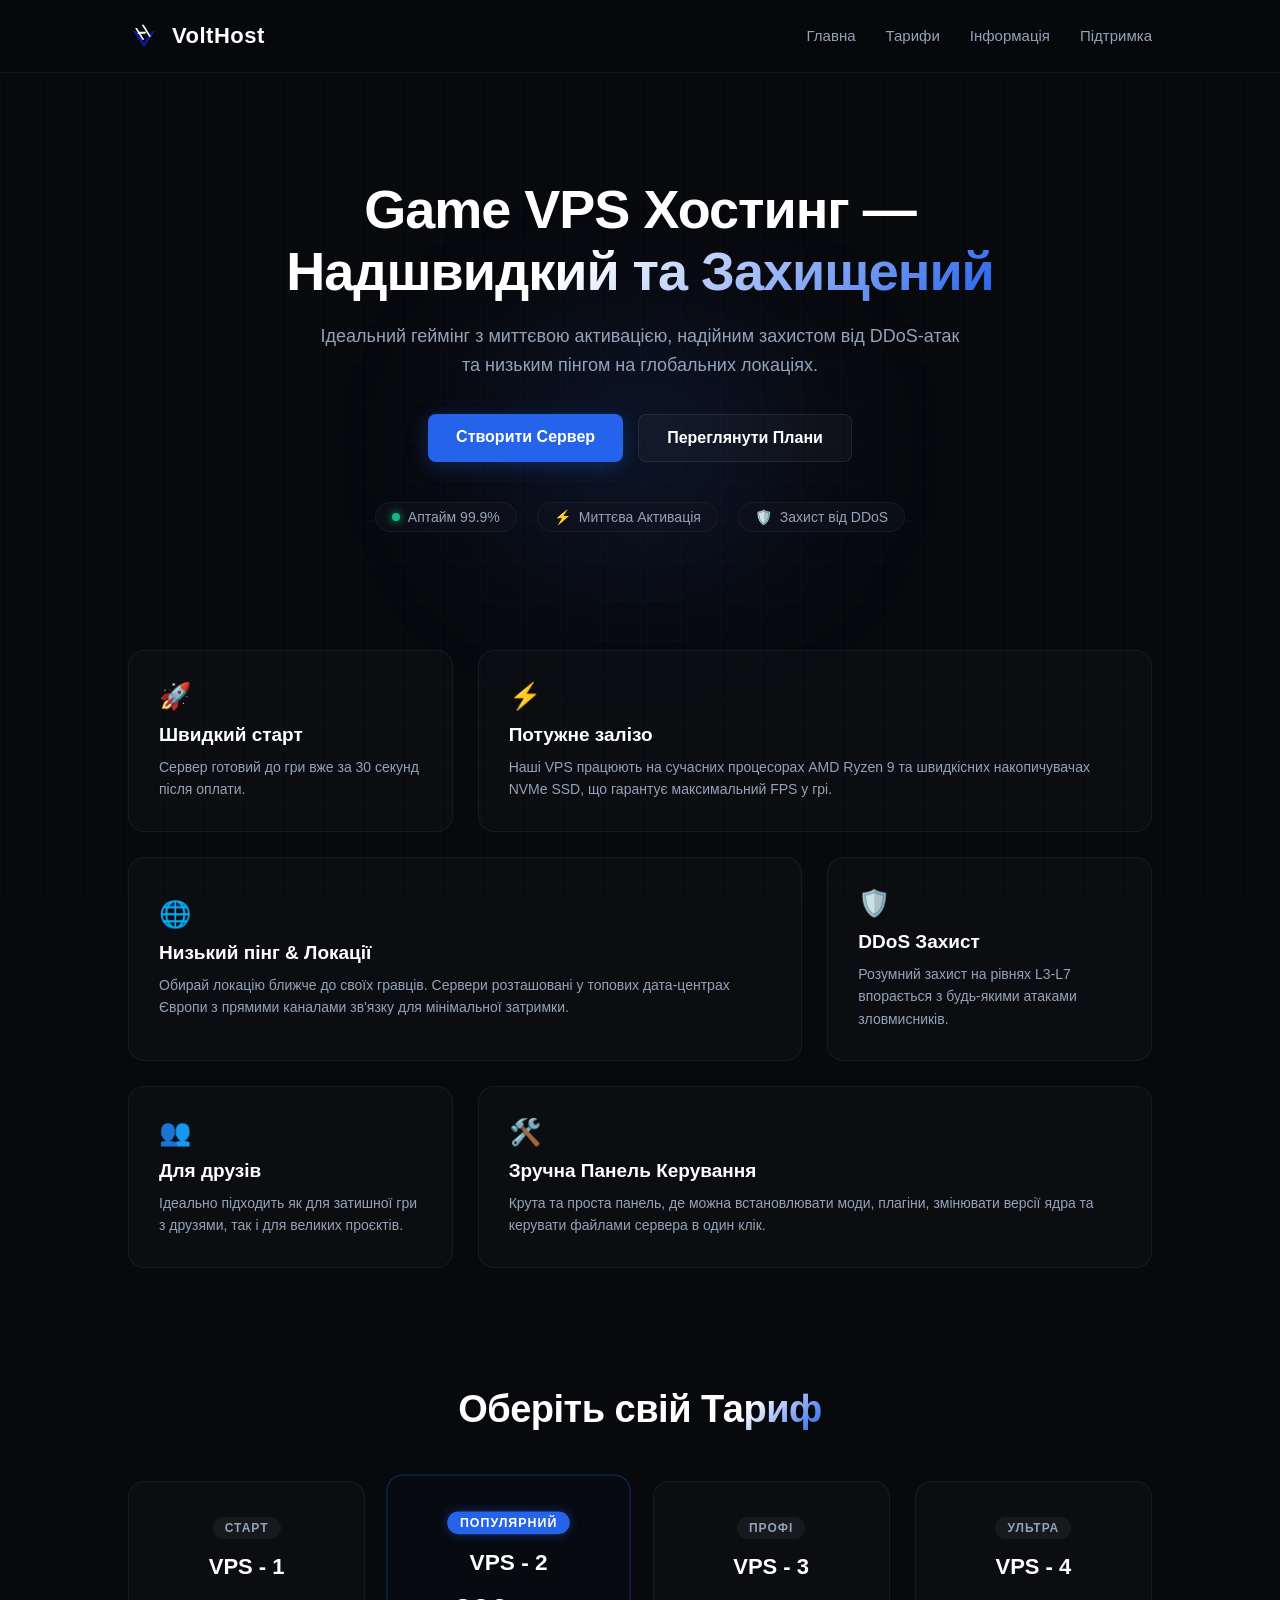
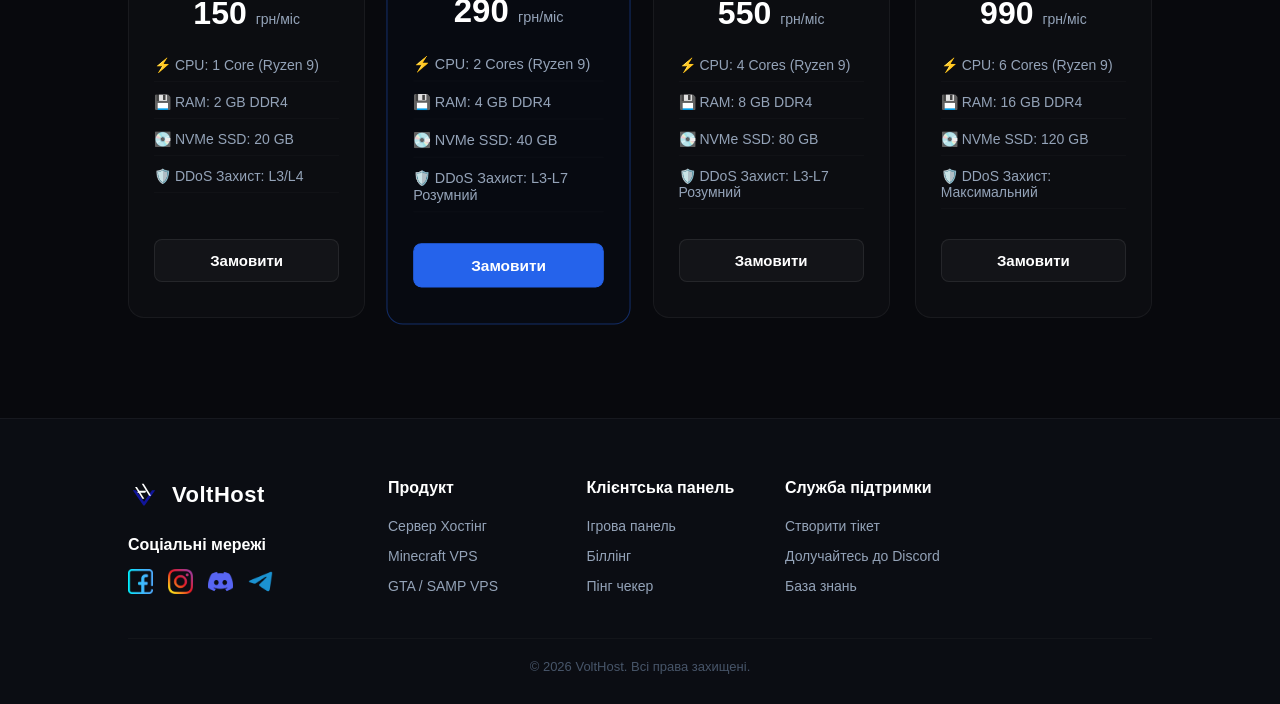
<file: index.html>
<!DOCTYPE html>
<html lang="uk">
<head>
    <meta charset="UTF-8">
    <meta name="viewport" content="width=device-width, initial-scale=1.0">
    <title>VoltHost — Game VPS</title>
    <link rel="stylesheet" href="index.css">
</head>
<body>
    <div class="bg-grid"></div>
    <div class="bg-glow"></div>

    <header class="header">
        <a href="#" class="logo-container">
            <div class="logo-icon">
                <svg viewBox="0 0 100 100" width="100%" height="100%">
                    <path d="M15 35 L48 83 L52 83 L85 35 L75 35 L50 71 L25 35 Z" fill="#11159a" />
                    <path d="M22 25 L45 62 L51 62 L28 25 Z" fill="#ffffff" />
                    <path d="M43 15 L66 52 L72 52 L49 15 Z" fill="#ffffff" />
                    <path d="M32 37 L57 37 L54 43 L29 43 Z" fill="#ffffff" />
                </svg>
            </div>
            VoltHost
        </a>
        
        <ul class="nav-links" id="navLinks">
            <li><a href="index.html">Главна</a></li>
            <li><a href="./index.html#tarif">Тарифи</a></li>
            <li><a href="./index.html#infarct">Інформація</a></li>
            <li><a href="suport.html">Підтримка</a></li>
        </ul>

        <div class="menu-toggle" id="menuToggle">
            <span></span>
            <span></span>
            <span></span>
        </div>
    </header>

    <section class="hero">
        <div class="hero-content">
            <h1>Game VPS Хостинг — <br><span class="text-gradient">Надшвидкий та Захищений</span></h1>
            
            <p>Ідеальний геймінг з миттєвою активацією, надійним захистом від DDoS-атак та низьким пінгом на глобальних локаціях.</p>
            
            <div class="cta-buttons">
                <a href="./index.html#tarif" class="btn-primary">Створити Сервер</a>
                <a href="./index.html#tarif" class="btn-secondary">Переглянути Плани</a>
            </div>

            <div class="features-badges">
                <div class="badge">
                    <span class="dot"></span> Аптайм 99.9%
                </div>
                <div class="badge">
                    <span class="icon">⚡</span> Миттєва Активація
                </div>
                <div class="badge">
                    <span class="icon">🛡️</span> Захист від DDoS
                </div>
            </div>
        </div>
    </section>
   <section class="info-section" id="infarct">
        <div class="info-grid">
            
            <div class="info-card card-top-left">
                <div class="card-icon">🚀</div>
                <h3>Швидкий старт</h3>
                <p>Сервер готовий до гри вже за 30 секунд після оплати.</p>
            </div>
            
            <div class="info-card card-top-right">
                <div class="card-icon">⚡</div>
                <h3>Потужне залізо</h3>
                <p>Наші VPS працюють на сучасних процесорах AMD Ryzen 9 та швидкісних накопичувачах NVMe SSD, що гарантує максимальний FPS у грі.</p>
            </div>

            <div class="info-card card-mid-left">
                <div class="card-icon">🌐</div>
                <h3>Низький пінг & Локації</h3>
                <p>Обирай локацію ближче до своїх гравців. Сервери розташовані у топових дата-центрах Європи з прямими каналами зв'язку для мінімальної затримки.</p>
            </div>

            <div class="info-card card-mid-right">
                <div class="card-icon">🛡️</div>
                <h3>DDoS Захист</h3>
                <p>Розумний захист на рівнях L3-L7 впорається з будь-якими атаками зловмисників.</p>
            </div>

            <div class="info-card card-bottom-left">
                <div class="card-icon">👥</div>
                <h3>Для друзів</h3>
                <p>Ідеально підходить як для затишної гри з друзями, так і для великих проєктів.</p>
            </div>

            <div class="info-card card-bottom-right">
                <div class="card-icon">🛠️</div>
                <h3>Зручна Панель Керування</h3>
                <p>Крута та проста панель, де можна встановлювати моди, плагіни, змінювати версії ядра та керувати файлами сервера в один клік.</p>
            </div>

        </div>
    </section>
    <section class="pricing-section" id="tarif">
        <h2 class="section-title">Оберіть свій <span class="text-gradient">Тариф</span></h2>
        
        <div class="pricing-grid">
            
            <div class="price-card">
                <div class="price-badge">Старт</div>
                <h3>VPS - 1</h3>
                <div class="price-value">150 <span>грн/міс</span></div>
                <ul class="price-features">
                    <li>⚡ CPU: 1 Core (Ryzen 9)</li>
                    <li>💾 RAM: 2 GB DDR4</li>
                    <li>💽 NVMe SSD: 20 GB</li>
                    <li>🛡️ DDoS Захист: L3/L4</li>
                </ul>
                <a href="#" class="btn-price">Замовити</a>
            </div>

            <div class="price-card popular">
                <div class="price-badge-popular">Популярний</div>
                <h3>VPS - 2</h3>
                <div class="price-value">290 <span>грн/міс</span></div>
                <ul class="price-features">
                    <li>⚡ CPU: 2 Cores (Ryzen 9)</li>
                    <li>💾 RAM: 4 GB DDR4</li>
                    <li>💽 NVMe SSD: 40 GB</li>
                    <li>🛡️ DDoS Захист: L3-L7 Розумний</li>
                </ul>
                <a href="#" class="btn-price">Замовити</a>
            </div>

            <div class="price-card">
                <div class="price-badge">Профі</div>
                <h3>VPS - 3</h3>
                <div class="price-value">550 <span>грн/міс</span></div>
                <ul class="price-features">
                    <li>⚡ CPU: 4 Cores (Ryzen 9)</li>
                    <li>💾 RAM: 8 GB DDR4</li>
                    <li>💽 NVMe SSD: 80 GB</li>
                    <li>🛡️ DDoS Захист: L3-L7 Розумний</li>
                </ul>
                <a href="#" class="btn-price">Замовити</a>
            </div>

            <div class="price-card">
                <div class="price-badge">Ультра</div>
                <h3>VPS - 4</h3>
                <div class="price-value">990 <span>грн/міс</span></div>
                <ul class="price-features">
                    <li>⚡ CPU: 6 Cores (Ryzen 9)</li>
                    <li>💾 RAM: 16 GB DDR4</li>
                    <li>💽 NVMe SSD: 120 GB</li>
                    <li>🛡️ DDoS Захист: Максимальний</li>
                </ul>
                <a href="#" class="btn-price">Замовити</a>
            </div>

        </div>
    </section>
    <!-- МОДАЛЬНЕ ВІКНО ЗАМОВЛЕННЯ -->
    <div class="modal-overlay" id="orderModal">
        <div class="modal-container">
            <!-- Кнопка закриття (хрестик) -->
            <button class="modal-close" id="closeModal">
                <svg viewBox="0 0 24 24" width="24" height="24">
                    <path d="M18 6L6 18M6 6l12 12" stroke="currentColor" stroke-width="2" stroke-linecap="round"/>
                </svg>
            </button>

            <!-- Ліва частина: Інформація про тариф -->
            <div class="modal-sidebar">
                <h4 id="modalTariffName">VPS - 2</h4>
                <div class="modal-tariff-desc" id="modalTariffFeatures">
                    <!-- Сюди за допомогою JS підтягуватимуться дані -->
                </div>
            </div>

            <!-- Права частина: Форма оплати -->
            <div class="modal-content">
                <h3>Оформлення замовлення</h3>
                <form class="modal-form" onsubmit="event.preventDefault(); alert('Оплата успішна!');">
                    <div class="modal-input-group">
                        <label for="modalEmail">Введіть ваш Email</label>
                        <input type="email" id="modalEmail" placeholder="example@gmail.com" required>
                    </div>
                    
                    <div class="modal-input-group">
                        <label for="modalCard">Номер карти</label>
                        <input type="text" id="modalCard" placeholder="4444 4444 4444 4444" required>
                    </div>

                    <button type="submit" class="btn-buy">КУПИТИ</button>
                </form>
            </div>
        </div>
    </div>
    <!-- ... інші секції ... -->
</section>

<!-- МОДАЛЬНЕ ВІКНО ЗАМОВЛЕННЯ (Має бути тут, перед самим кінцем body) -->
<div class="modal-overlay" id="orderModal">
    <div class="modal-container">
        <!-- ... вміст модалки ... -->
    </div>
</div>
<footer class="footer">
    <div class="footer-container">
        <!-- Блок з логотипом та соцмережами -->
        <div class="footer-brand">
            <a href="#" class="logo-container">
                <div class="logo-icon">
                    <svg viewBox="0 0 100 100" width="100%" height="100%">
                        <path d="M15 35 L48 83 L52 83 L85 35 L75 35 L50 71 L25 35 Z" fill="#11159a" />
                        <path d="M22 25 L45 62 L51 62 L28 25 Z" fill="#ffffff" />
                        <path d="M43 15 L66 52 L72 52 L49 15 Z" fill="#ffffff" />
                        <path d="M32 37 L57 37 L54 43 L29 43 Z" fill="#ffffff" />
                    </svg>
                </div>
                VoltHost
            </a>
            <div class="footer-socials">
                <h4>Соціальні мережі</h4>
                <div class="social-icons">
                    <a href="#"><i class="fab fa-facebook"></i> <img height="25" src="./image/free-icon-facebook-1384168.png">   </a>
                    <a href="#"><i class="fab fa-instagram"></i> <img height="25" src="./image/free-icon-instagram-5968776.png"></a>
                    <a href="#"><i class="fab fa-discord"></i> <img height="25" src="./image/free-icon-discord-5968756.png"></a>
                    <a href="#"><i class="fab fa-tiktok"></i> <img height="25" src="./image/free-icon-connection-15047523.png"></a>
                </div>
            </div>
        </div>

        <!-- Колонки посилань -->
        <div class="footer-links-grid">
            <div class="footer-col">
                <h4>Продукт</h4>
                <ul>
                    <li><a href="./index.html#tarif">Сервер Хостінг</a></li>
                    <li><a href="./index.html#tarif">Minecraft VPS</a></li>
                    <li><a href="./index.html#tarif">GTA / SAMP VPS</a></li>
                </ul>
            </div>
            
           

            <div class="footer-col">
                <h4>Клієнтська панель</h4>
                <ul>
                    <li><a href="#">Ігрова панель</a></li>
                    <li><a href="#">Біллінг</a></li>
                    <li><a href="#">Пінг чекер</a></li>
                </ul>
            </div>

            <div class="footer-col">
                <h4>Служба підтримки</h4>
                <ul>
                    <li><a href="suport.html">Створити тікет</a></li>
                    <li><a href="#">Долучайтесь до Discord</a></li>
                    <li><a href="#">База знань</a></li>
                </ul>
            </div>
        </div>
    </div>
    <div class="footer-bottom">
        <p>&copy; 2026 VoltHost. Всі права захищені.</p>
    </div>
</footer>

<script src="index.js"></script>
</body>
</html>

    <script src="index.js"></script>
</body>
</html>
</file>
<file: index.css>
* {
    margin: 0;
    padding: 0;
    box-sizing: border-box;
    font-family: 'Segoe UI', Tahoma, Geneva, Verdana, sans-serif;
}

body {
    background-color: #08090D;
    /* Глибокий космічний чорний */
    color: #FFFFFF;
    overflow-x: hidden;
}

/* Тонка фонова сітка для технологічного ефекту */
.bg-grid {
    position: absolute;
    top: 0;
    left: 0;
    width: 100%;
    height: 100vh;
    background-image:
        linear-gradient(rgba(37, 99, 235, 0.03) 1px, transparent 1px),
        linear-gradient(90deg, rgba(37, 99, 235, 0.03) 1px, transparent 1px);
    background-size: 40px 40px;
    z-index: 1;
    pointer-events: none;
}

/* Синє розмите світіння по центру */
.bg-glow {
    position: absolute;
    top: 50%;
    left: 50%;
    transform: translate(-50%, -50%);
    width: 600px;
    height: 300px;
    background: radial-gradient(circle, rgba(37, 99, 235, 0.15) 0%, transparent 70%);
    filter: blur(60px);
    z-index: 1;
    pointer-events: none;
}

/* Навігація (Header) */
.header {
    position: fixed;
    top: 0;
    left: 0;
    width: 100%;
    padding: 20px 10%;
    display: flex;
    justify-content: space-between;
    align-items: center;
    z-index: 100;
    background: rgba(8, 9, 13, 0.7);
    backdrop-filter: blur(12px);
    /* Ефект матового скла */
    border-bottom: 1px solid rgba(255, 255, 255, 0.05);
}

/* Логотип VoltHost з новою іконкою VH */
.logo-container {
    display: flex;
    align-items: center;
    gap: 12px;
    text-decoration: none;
    color: #FFFFFF;
    font-size: 22px;
    font-weight: 700;
    letter-spacing: 0.5px;
}

/* Контейнер для SVG іконки */
.logo-icon {
    width: 32px;
    height: 32px;
    display: flex;
    align-items: center;
    justify-content: center;
}

.nav-links {
    display: flex;
    list-style: none;
    gap: 30px;
    margin-left: auto;
    /* ЦЕЙ РЯДОК посунув твої посилання в кінець */
}

.nav-links a {
    color: #94A3B8;
    text-decoration: none;
    font-size: 15px;
    font-weight: 500;
    transition: color 0.3s ease;
}

.nav-links a:hover {
    color: #2563EB;
}

/* Приховуємо бургер на комп'ютерах */
.menu-toggle {
    display: none;
}

/* Херо-зона (Hero Section) */
.hero {
    min-height: 70vh;
    /* Зменшили з 100vh, щоб інфа піднялася вище */
    display: flex;
    flex-direction: column;
    justify-content: center;
    align-items: center;
    text-align: center;
    padding: 120px 20px 40px 20px;
    /* Додали відступ зверху під шапку і зменшили знизу */
    position: relative;
    z-index: 2;
}

.hero-content {
    max-width: 850px;
    margin-top: 0;
    /* Прибрали зайвий відступ */
}

.hero h1 {
    font-size: 54px;
    font-weight: 800;
    line-height: 1.15;
    margin-bottom: 20px;
    letter-spacing: -1px;
}

.text-gradient {
    background: linear-gradient(135deg, #FFFFFF 40%, #2563EB 100%);
    -webkit-background-clip: text;
    -webkit-text-fill-color: transparent;
}

.hero p {
    color: #94A3B8;
    font-size: 18px;
    line-height: 1.6;
    margin-bottom: 35px;
    max-width: 650px;
    margin-left: auto;
    margin-right: auto;
}

/* Кнопки дій */
.cta-buttons {
    display: flex;
    justify-content: center;
    gap: 15px;
    margin-bottom: 40px;
}

.btn-primary {
    background-color: #2563EB;
    color: #FFFFFF;
    padding: 14px 28px;
    border-radius: 8px;
    text-decoration: none;
    font-weight: 600;
    font-size: 16px;
    box-shadow: 0 4px 20px rgba(37, 99, 235, 0.3);
    transition: all 0.3s ease;
}

.btn-primary:hover {
    background-color: #1D4ED8;
    transform: translateY(-2px);
    box-shadow: 0 6px 24px rgba(37, 99, 235, 0.4);
}

.btn-secondary {
    background-color: rgba(255, 255, 255, 0.03);
    border: 1px solid rgba(255, 255, 255, 0.08);
    color: #FFFFFF;
    padding: 14px 28px;
    border-radius: 8px;
    text-decoration: none;
    font-weight: 600;
    font-size: 16px;
    transition: all 0.3s ease;
}

.btn-secondary:hover {
    background-color: rgba(255, 255, 255, 0.08);
    border-color: rgba(255, 255, 255, 0.2);
    transform: translateY(-2px);
}

/* Теги переваг внизу */
.features-badges {
    display: flex;
    justify-content: center;
    gap: 20px;
    flex-wrap: wrap;
}

.badge {
    background-color: rgba(17, 19, 30, 0.6);
    border: 1px solid rgba(255, 255, 255, 0.05);
    padding: 6px 16px;
    border-radius: 20px;
    font-size: 14px;
    color: #94A3B8;
    display: flex;
    align-items: center;
    gap: 8px;
}

.badge span.dot {
    width: 8px;
    height: 8px;
    background-color: #10B981;
    border-radius: 50%;
    display: inline-block;
    box-shadow: 0 0 8px #10B981;
}

.badge span.icon {
    color: #2563EB;
}

/* Секція з картками інформації */

.info-section {
    width: 100%;
    padding: 20px 10% 80px 10%;
    /* Зменшили верхній padding з 80px до 20px */
    position: relative;
    z-index: 2;
}

/* Налаштування асиметричної сітки (Grid) точнісінько як на малюнку */
/* Налаштування сітки Bento Grid на 3 рівні колонки */
.info-grid {
    display: grid;
    grid-template-columns: repeat(3, 1fr);
    gap: 25px;
    max-width: 1200px;
    margin: 0 auto;
}

/* Базовий стиль для кожної картки */
.info-card {
    background: rgba(255, 255, 255, 0.02);
    border: 1px solid rgba(255, 255, 255, 0.05);
    border-radius: 16px;
    padding: 30px;
    display: flex;
    flex-direction: column;
    justify-content: center;
    transition: all 0.4s ease;
    min-height: 180px;
    /* Робимо однакову базову висоту */
}

.info-card:hover {
    background: rgba(37, 99, 235, 0.04);
    border-color: rgba(37, 99, 235, 0.3);
    transform: translateY(-5px);
    box-shadow: 0 10px 30px rgba(37, 99, 235, 0.1);
}

.card-icon {
    font-size: 26px;
    margin-bottom: 12px;
}

.info-card h3 {
    font-size: 19px;
    font-weight: 600;
    margin-bottom: 10px;
    color: #FFFFFF;
}

.info-card p {
    font-size: 14px;
    color: #94A3B8;
    line-height: 1.6;
}

/* РЯДОК 1 */
.card-top-left {
    grid-column: 1 / 2;
    /* Маленький блок ліворуч */
}

.card-top-right {
    grid-column: 2 / 4;
    /* Довгий блок праворуч */
}

/* РЯДОК 2 */
.card-mid-left {
    grid-column: 1 / 3;
    /* Довгий блок ліворуч */
}

.card-mid-right {
    grid-column: 3 / 4;
    /* Маленький блок праворуч */
}

/* РЯДОК 3 */
.card-bottom-left {
    grid-column: 1 / 2;
    /* Маленький блок ліворуч */
}

.card-bottom-right {
    grid-column: 2 / 4;
    /* Довгий блок праворуч */
}

/* ==========================================================================
   СЕКЦІЯ ТАРИФІВ
   ========================================================================== */
.pricing-section {
    width: 100%;
    padding: 40px 10% 100px 10%;
    position: relative;
    z-index: 2;
    text-align: center;
}

.section-title {
    font-size: 38px;
    font-weight: 800;
    margin-bottom: 50px;
    letter-spacing: -0.5px;
}

/* Сітка для 4-х тарифів на десктопі */
.pricing-grid {
    display: grid;
    grid-template-columns: repeat(4, 1fr);
    gap: 25px;
    max-width: 1200px;
    margin: 0 auto;
}

/* Картка тарифу */
.price-card {
    background: rgba(255, 255, 255, 0.02);
    border: 1px solid rgba(255, 255, 255, 0.05);
    border-radius: 16px;
    padding: 35px 25px;
    display: flex;
    flex-direction: column;
    align-items: center;
    position: relative;
    transition: all 0.4s ease;
}

/* Виділення популярного тарифу синьою рамкою */
.price-card.popular {
    border-color: rgba(37, 99, 235, 0.4);
    background: rgba(37, 99, 235, 0.02);
    transform: scale(1.03);
    /* Трішки збільшений */
}

.price-card:hover {
    background: rgba(37, 99, 235, 0.04);
    border-color: rgba(37, 99, 235, 0.3);
    transform: translateY(-8px);
    box-shadow: 0 15px 35px rgba(37, 99, 235, 0.15);
}

.price-card.popular:hover {
    transform: translateY(-8px) scale(1.03);
}

/* Бейджики */
.price-badge,
.price-badge-popular {
    font-size: 12px;
    text-transform: uppercase;
    font-weight: 700;
    letter-spacing: 1px;
    padding: 4px 12px;
    border-radius: 12px;
    margin-bottom: 15px;
}

.price-badge {
    background: rgba(255, 255, 255, 0.05);
    color: #94A3B8;
}

.price-badge-popular {
    background: #2563EB;
    color: #FFFFFF;
    box-shadow: 0 0 10px rgba(37, 99, 235, 0.4);
}

.price-card h3 {
    font-size: 22px;
    margin-bottom: 15px;
}

/* Ціна */
.price-value {
    font-size: 32px;
    font-weight: 800;
    margin-bottom: 25px;
}

.price-value span {
    font-size: 14px;
    color: #94A3B8;
    font-weight: 500;
}

/* Список характеристик */
.price-features {
    list-style: none;
    width: 100%;
    text-align: left;
    margin-bottom: 30px;
    display: flex;
    flex-direction: column;
    gap: 12px;
}

.price-features li {
    font-size: 14px;
    color: #94A3B8;
    border-bottom: 1px solid rgba(255, 255, 255, 0.02);
    padding-bottom: 8px;
}

/* Кнопка всередині тарифу */
.btn-price {
    background: rgba(255, 255, 255, 0.03);
    border: 1px solid rgba(255, 255, 255, 0.08);
    color: #FFFFFF;
    width: 100%;
    padding: 12px;
    text-align: center;
    text-decoration: none;
    border-radius: 8px;
    font-weight: 600;
    font-size: 15px;
    transition: all 0.3s ease;
    margin-top: auto;
    /* Притискає кнопку до низу, якщо тексти різної довжини */
}

.price-card.popular .btn-price {
    background: #2563EB;
    border-color: #2563EB;
}

.price-card.popular .btn-price:hover {
    background: #1D4ED8;
}

.btn-price:hover {
    background: rgba(255, 255, 255, 0.08);
    border-color: rgba(255, 255, 255, 0.2);
}

/* ==========================================================================
   СПЛИВАЮЧЕ ВІКНО (MODAL)
   ========================================================================== */
   .modal-overlay {
    position: fixed;
    top: 0;
    left: 0;
    width: 100%;
    height: 100vh;
    background: rgba(4, 5, 7, 0.85); /* Трішки темніший фон для кращого контрасту */
    backdrop-filter: blur(8px);
    
    /* Піднімаємо модалку на самий верхній шар поверх усіх шапок та карток */
    z-index: 999999 !important; 
    
    display: flex;
    justify-content: center;
    align-items: center;
    opacity: 0;
    pointer-events: none;
    transition: all 0.3s ease;
}

/* Коли додається клас open через JS */
.modal-overlay.open {
    opacity: 1;
    pointer-events: auto;
}

.modal-container {
    background: #0d111a;
    border: 1px solid rgba(255, 255, 255, 0.08);
    border-radius: 20px;
    width: 100%;
    max-width: 750px;
    display: flex;
    position: relative;
    overflow: hidden;
    box-shadow: 0 25px 60px rgba(0, 0, 0, 0.8); /* Тінь під модалкою */
    transform: scale(0.9);
    transition: transform 0.3s ease;
    z-index: 1000000; /* Контейнер теж у безпечній зоні */
}
.modal-overlay.open .modal-container {
    transform: scale(1);
}

/* Кнопка Закрити */
.modal-close {
    position: absolute;
    top: 20px;
    right: 20px;
    background: transparent;
    border: none;
    color: #94A3B8;
    cursor: pointer;
    transition: color 0.2s;
    z-index: 10;
}

.modal-close:hover {
    color: #FFFFFF;
}

/* Ліва панель (Деталі) */
.modal-sidebar {
    background: rgba(255, 255, 255, 0.03);
    border-right: 1px solid rgba(255, 255, 255, 0.05);
    padding: 40px 30px;
    width: 40%;
    display: flex;
    flex-direction: column;
    gap: 20px;
}

.modal-sidebar h4 {
    font-size: 24px;
    font-weight: 700;
    color: #2563EB;
}

.modal-tariff-desc {
    font-size: 14px;
    color: #94A3B8;
    line-height: 1.6;
}

.modal-tariff-desc ul {
    list-style: none;
    display: flex;
    flex-direction: column;
    gap: 10px;
    padding: 0;
}

/* Права панель (Форма) */
.modal-content {
    padding: 40px;
    width: 60%;
}

.modal-content h3 {
    font-size: 22px;
    margin-bottom: 25px;
    font-weight: 700;
}

.modal-form {
    display: flex;
    flex-direction: column;
    gap: 20px;
}

.modal-input-group {
    display: flex;
    flex-direction: column;
    gap: 8px;
}

.modal-input-group label {
    font-size: 13px;
    color: #94A3B8;
    font-weight: 500;
}

.modal-input-group input {
    background: rgba(8, 9, 13, 0.6);
    border: 1px solid rgba(255, 255, 255, 0.08);
    border-radius: 8px;
    padding: 14px;
    color: #FFFFFF;
    font-size: 14px;
    outline: none;
    transition: all 0.3s ease;
}

.modal-input-group input:focus {
    border-color: #2563EB;
    box-shadow: 0 0 10px rgba(37, 99, 235, 0.2);
}

/* Кнопка КУПИТИ */
.btn-buy {
    background: #2563EB;
    color: #FFFFFF;
    border: none;
    border-radius: 8px;
    padding: 15px;
    font-size: 15px;
    font-weight: 700;
    cursor: pointer;
    transition: all 0.3s ease;
    margin-top: 10px;
    box-shadow: 0 4px 15px rgba(37, 99, 235, 0.3);
}

.btn-buy:hover {
    background: #1D4ED8;
    transform: translateY(-2px);
}
/* ==========================================================================
   СЕКЦІЯ ФУТЕРА (FOOTER)
   ========================================================================== */
   .footer {
    background-color: #0b0d13; /* Темний фон як на скріншоті */
    border-top: 1px solid rgba(255, 255, 255, 0.05);
    padding: 60px 10% 30px 10%;
    position: relative;
    z-index: 2;
    width: 100%;
}

.footer-container {
    max-width: 1200px;
    margin: 0 auto;
    display: flex;
    justify-content: space-between;
    gap: 40px;
}

/* Ліва частина з лого */
.footer-brand {
    display: flex;
    flex-direction: column;
    gap: 25px;
    min-width: 220px;
}

.footer-socials h4 {
    font-size: 16px;
    font-weight: 700;
    margin-bottom: 15px;
    color: #FFFFFF;
}

.social-icons {
    display: flex;
    gap: 15px;
}

.social-icons a {
    color: #94A3B8;
    text-decoration: none;
    font-size: 16px;
    font-weight: bold;
    transition: color 0.3s ease;
}

.social-icons a:hover {
    color: #2563EB; /* Синє підсвічування при наведенні */
}

/* Сітка з колонками посилань */
.footer-links-grid {
    display: grid;
    grid-template-columns: repeat(4, 1fr);
    gap: 30px;
    width: 100%;
}

.footer-col h4 {
    font-size: 16px;
    font-weight: 700;
    color: #FFFFFF;
    margin-bottom: 20px;
}

.footer-col ul {
    list-style: none;
    padding: 0;
    display: flex;
    flex-direction: column;
    gap: 12px;
}

.footer-col ul a {
    color: #94A3B8;
    text-decoration: none;
    font-size: 14px;
    transition: color 0.3s ease;
}

.footer-col ul a:hover {
    color: #2563EB;
}

/* Копірайт в самому низу */
.footer-bottom {
    max-width: 1200px;
    margin: 40px auto 0 auto;
    padding-top: 20px;
    border-top: 1px solid rgba(255, 255, 255, 0.03);
    text-align: center;
}

.footer-bottom p {
    color: #475569;
    font-size: 13px;
}

/* Адаптивність для телефонів */
@media (max-width: 768px) {
    .header {
        padding: 15px 5%;
    }

    /* Показуємо іконку трьох смужок на мобілках */
    .menu-toggle {
        display: flex;
        flex-direction: column;
        gap: 5px;
        cursor: pointer;
        z-index: 101;
    }

    .menu-toggle span {
        width: 25px;
        height: 3px;
        background-color: #FFFFFF;
        border-radius: 2px;
        transition: all 0.3s ease;
    }

    /* Мобільне меню повністю закрите за замовчуванням */
    .nav-links {
        display: none !important;
        /* Гарантовано ховаємо на мобілці */
        position: fixed;
        top: 0;
        left: 0;
        width: 100%;
        height: 100vh;
        background: rgba(8, 9, 13, 0.98);
        backdrop-filter: blur(15px);
        flex-direction: column;
        justify-content: center;
        align-items: center;
        gap: 30px;
        margin-left: 0;
        z-index: 99;
    }

    /* Клас, який вмикає відображення при кліку */
    .nav-links.active {
        display: flex !important;
        /* Гарантовано показуємо при кліку */
    }

    .nav-links a {
        font-size: 20px;
    }

    /* Перетворення смужок на хрестик при активному меню */
    .menu-toggle.active span:nth-child(1) {
        transform: rotate(45deg) translate(5px, 6px);
    }

    .menu-toggle.active span:nth-child(2) {
        opacity: 0;
    }

    .menu-toggle.active span:nth-child(3) {
        transform: rotate(-45deg) translate(5px, -6px);
    }

    .hero h1 {
        font-size: 36px;
    }

    .hero p {
        font-size: 16px;
    }

    .cta-buttons {
        flex-direction: column;
        width: 100%;
        max-width: 300px;
        margin-left: auto;
        margin-right: auto;
    }

    /* Додати всередину @media (max-width: 768px) */
    .info-section {
        padding: 40px 5%;
    }

    .info-grid {
        grid-template-columns: 1fr;
        gap: 15px;
    }

    .info-card {
        grid-column: 1 / -1 !important;
        min-height: auto;
        padding: 25px;
    }

    /* Адаптація тарифів для мобілок */
    .pricing-section {
        padding: 40px 5% 60px 5%;
    }

    .section-title {
        font-size: 28px;
        margin-bottom: 35px;
    }

    .pricing-grid {
        grid-template-columns: 1fr;
        /* 1 колонка замість 4 */
        gap: 20px;
    }

    .price-card.popular {
        transform: scale(1);
        /* Прибираємо збільшення на мобільці */
    }

    .price-card.popular:hover {
        transform: translateY(-5px) scale(1);
    }

    /* Адаптація модалки для телефонів */
    .modal-container {
        flex-direction: column;
        width: 90%;
        max-height: 90vh;
        overflow-y: auto;
    }

    .modal-sidebar,
    .modal-content {
        width: 100%;
        padding: 30px 20px;
    }

    .modal-sidebar {
        border-right: none;
        border-bottom: 1px solid rgba(255, 255, 255, 0.05);
    }
    /* Адаптація футера для мобілок */
    .footer-container {
        flex-direction: column;
        gap: 40px;
    }

    .footer-links-grid {
        grid-template-columns: repeat(2, 1fr); /* Робимо 2 колонки на телефонах замість 4 */
        gap: 25px;
    }
}
</file>
